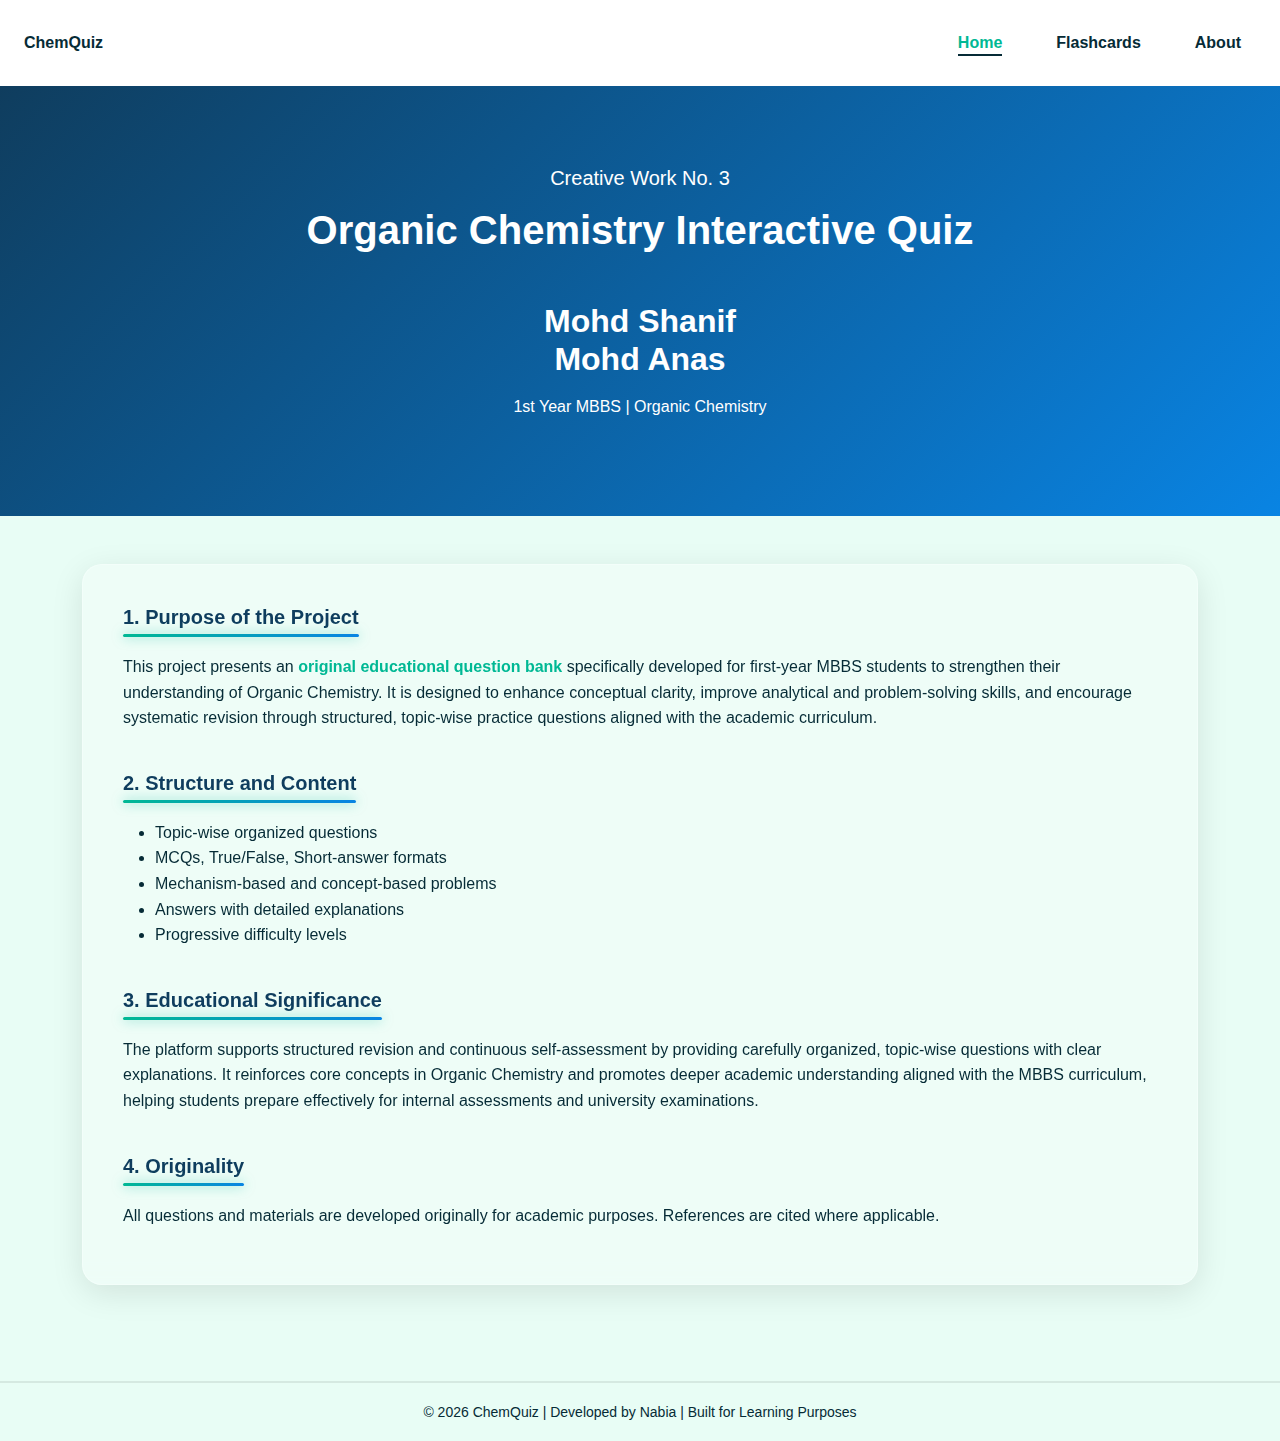
<file: about.html>
<!DOCTYPE html>
<html lang="en">

<head>
    <meta charset="UTF-8">
    <title>About | Organic Chemistry Question Bank</title>
    <meta name="viewport" content="width=device-width, initial-scale=1.0">
<link href="https://cdn.jsdelivr.net/npm/bootstrap@5.3.7/dist/css/bootstrap.min.css" rel="stylesheet">
<link rel="stylesheet" href="css/style.css">
</head>

<body>

    <!-- navbar -->
    <header class="container-fluid px-4">
        <div class="row align-items-center gx-0">
    
            <!-- Logo -->
            <div class="col-6 col-lg-4">
                <p class="m-0 fw-bold">ChemQuiz</p>
            </div>
    
            <!-- Toggle -->
            <div class="col-6 d-lg-none text-end">
                <div class="toggle-btn ms-auto" onclick="myfunction()">
                    <span></span>
                    <span></span>
                    <span></span>
                </div>
            </div>
    
            <!-- Navigation -->
            <nav id="nav" class="col-12 col-lg-8 d-lg-flex justify-content-lg-end mt-3 mt-lg-0">
                <ul class="list-unstyled m-0 p-0 d-lg-flex align-items-lg-center gap-lg-4">
                    <li><a href="index.html" class="active">Home</a></li>
                    <li><a href="flashcards.html">Flashcards</a></li>
                    <li><a href="about.html">About</a></li>
                </ul>
            </nav>
    
        </div>
    </header>
    <!-- navbar -->

<!-- Header -->
<section class="header-section">
    <div class="container">
        <h5 class="fw-light">Creative Work No. 3</h5>
        <h1 class="fw-bold mt-3">Organic Chemistry Interactive Quiz</h1>
        <h2 class="mt-5">
            <strong>Mohd Shanif</strong> <br>
            <strong>Mohd Anas</strong>
        </h2>
        <p class="mt-3">
            1st Year MBBS | Organic Chemistry
        </p>
    </div>
</section>

<!-- Content -->
<section class="py-5">
    <div class="container">
        <div class="glass-card">

            <h5 class="section-titl">1. Purpose of the Project</h5>
            <p>
                This project presents an <span class="highlight">original educational question bank</span>
                specifically developed for first-year MBBS students to strengthen their understanding of Organic Chemistry.
                It is designed to enhance conceptual clarity, improve analytical and problem-solving skills,
                and encourage systematic revision through structured, topic-wise practice questions aligned with the academic
                curriculum.
            </p>

            <h5 class="section-titl mt-4">2. Structure and Content</h5>
            <ul>
                <li>Topic-wise organized questions</li>
                <li>MCQs, True/False, Short-answer formats</li>
                <li>Mechanism-based and concept-based problems</li>
                <li>Answers with detailed explanations</li>
                <li>Progressive difficulty levels</li>
            </ul>

            <h5 class="section-titl mt-4">3. Educational Significance</h5>
            <p>
                The platform supports structured revision and continuous self-assessment by providing carefully organized, topic-wise
                questions with clear explanations. It reinforces core concepts in Organic Chemistry and promotes deeper academic
                understanding aligned with the MBBS curriculum, helping students prepare effectively for internal assessments and
                university examinations.
            </p>

            <h5 class="section-titl mt-4">4. Originality</h5>
            <p>
                All questions and materials are developed originally for academic purposes.
                References are cited where applicable.
            </p>

        </div>
    </div>
</section>

    <!-- Footer -->
    <footer class="simple-footer py-3 mt-5">
        <div class="container text-center">
            <small class="footer-text">
                © 2026 ChemQuiz | Developed by Nabia | Built for Learning Purposes
            </small>
        </div>
    </footer>
    
    <!-- Footer -->


</body>

</html>
</file>
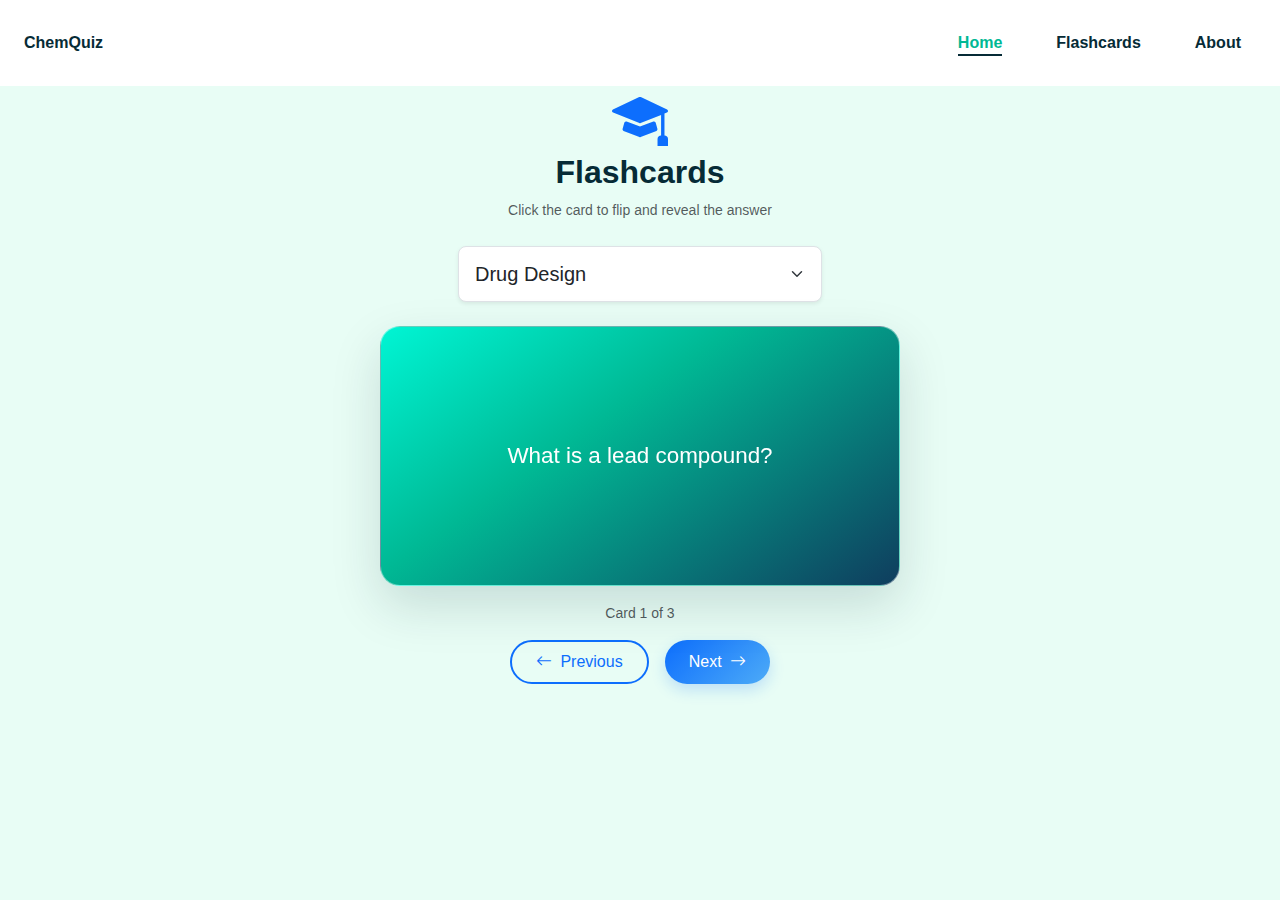
<file: flashcards.html>
<!DOCTYPE html>
<html lang="en">

<head>
    <meta charset="UTF-8">
    <title>Chemistry Flashcards</title>
    <link href="https://cdn.jsdelivr.net/npm/bootstrap@5.3.7/dist/css/bootstrap.min.css" rel="stylesheet">
    <link rel="stylesheet" href="https://cdn.jsdelivr.net/npm/bootstrap-icons@1.11.1/font/bootstrap-icons.css">
    <link rel="stylesheet" href="css/style.css">
    
</head>

<body>

    <!-- navbar -->
    <header class="container-fluid px-4">
        <div class="row align-items-center gx-0">
    
            <!-- Logo -->
            <div class="col-6 col-lg-4">
                <p class="m-0 fw-bold">ChemQuiz</p>
            </div>
    
            <!-- Toggle -->
            <div class="col-6 d-lg-none text-end">
                <div class="toggle-btn ms-auto" onclick="myfunction()">
                    <span></span>
                    <span></span>
                    <span></span>
                </div>
            </div>
    
            <!-- Navigation -->
            <nav id="nav" class="col-12 col-lg-8 d-lg-flex justify-content-lg-end mt-3 mt-lg-0">
                <ul class="list-unstyled m-0 p-0 d-lg-flex align-items-lg-center gap-lg-4">
                    <li><a href="index.html" class="active">Home</a></li>
                    <li><a href="flashcards.html">Flashcards</a></li>
                    <li><a href="about.html">About</a></li>
                </ul>
            </nav>
    
        </div>
    </header>
    <!-- navbar -->

    <div class="container">
        <div class="row justify-content-center">
            <div class="col-lg-6 col-md-8 col-12 text-center">
    
            <!-- Icon + Title -->
            <div class="mb-4">
                <i class="bi bi-mortarboard-fill display-4 mb-2 theme-icon"></i>
                <h2 class="fw-bold">Flashcards</h2>
                <p class="text-muted small">Click the card to flip and reveal the answer</p>
            </div>
    
            <!-- Topic Selector -->
            <div class="col-md-8 mx-auto mb-4 dropdown-wrapper">
                <select id="topicSelect" class="form-select form-select-lg rounded-3 shadow-sm">
                    <option value="drugDesign">Drug Design</option>
                    <option value="functionalGroups">Functional Groups</option>
                    <option value="antibiotics">Antibiotics & Antivirals</option>
                    <option value="biomolecules">Biomolecules in Therapy</option>
                </select>
            </div>
    
            <!-- Flashcard -->
            <div class="flashcard mx-auto mb-3" onclick="flipCard()">
                <div class="card-inner">
                    <div class="card-front" id="card-front"></div>
                    <div class="card-back" id="card-back"></div>
                </div>
            </div>
    
            <!-- Counter -->
            <p class="text-muted small mb-3" id="card-counter"></p>
    
            <!-- Buttons -->
            <div class="mt-3 d-flex justify-content-center gap-3">
                <button class="btn custom-outline-btn px-4 py-2" onclick="prevCard()">
                    <i class="bi bi-arrow-left me-1"></i> Previous
                </button>
            
                <button class="btn custom-primary-btn px-4 py-2" onclick="nextCard()">
                    Next <i class="bi bi-arrow-right ms-1"></i>
                </button>
            </div>
    
           </div>
      </div>
    </div>

    <!-- Flashcard Data -->
    <script>
        const allFlashcards = {

            drugDesign: [
                { question: "What is a lead compound?", answer: "A molecule with promising biological activity used as a starting point in drug development." },
                { question: "What is SAR?", answer: "Structure-Activity Relationship studies that link chemical structure to biological activity." },
                { question: "What is molecular docking?", answer: "A computational method to predict how a drug binds to its target protein." }
            ],

            functionalGroups: [
                { question: "What does an -OH group enable?", answer: "Hydrogen bonding and increased solubility." },
                { question: "Why are amines important in drugs?", answer: "They form ionic interactions with receptors." },
                { question: "What does halogen substitution improve?", answer: "Metabolic stability and potency." }
            ],

            antibiotics: [
                { question: "What do antibiotics target?", answer: "Bacterial cells." },
                { question: "What does penicillin inhibit?", answer: "Bacterial cell wall synthesis." },
                { question: "What causes antibiotic resistance?", answer: "Genetic mutations in bacteria." }
            ],

            biomolecules: [
                { question: "What are biologics?", answer: "Protein-based therapeutic drugs derived from living organisms." },
                { question: "What does insulin regulate?", answer: "Blood glucose levels." },
                { question: "What is CRISPR used for?", answer: "Gene editing in modern therapy." }
            ]

        };
    </script>

    <script src="js/flashcards.js"></script>
    <script src="js/script.js"></script>

</body>

</html>
</file>
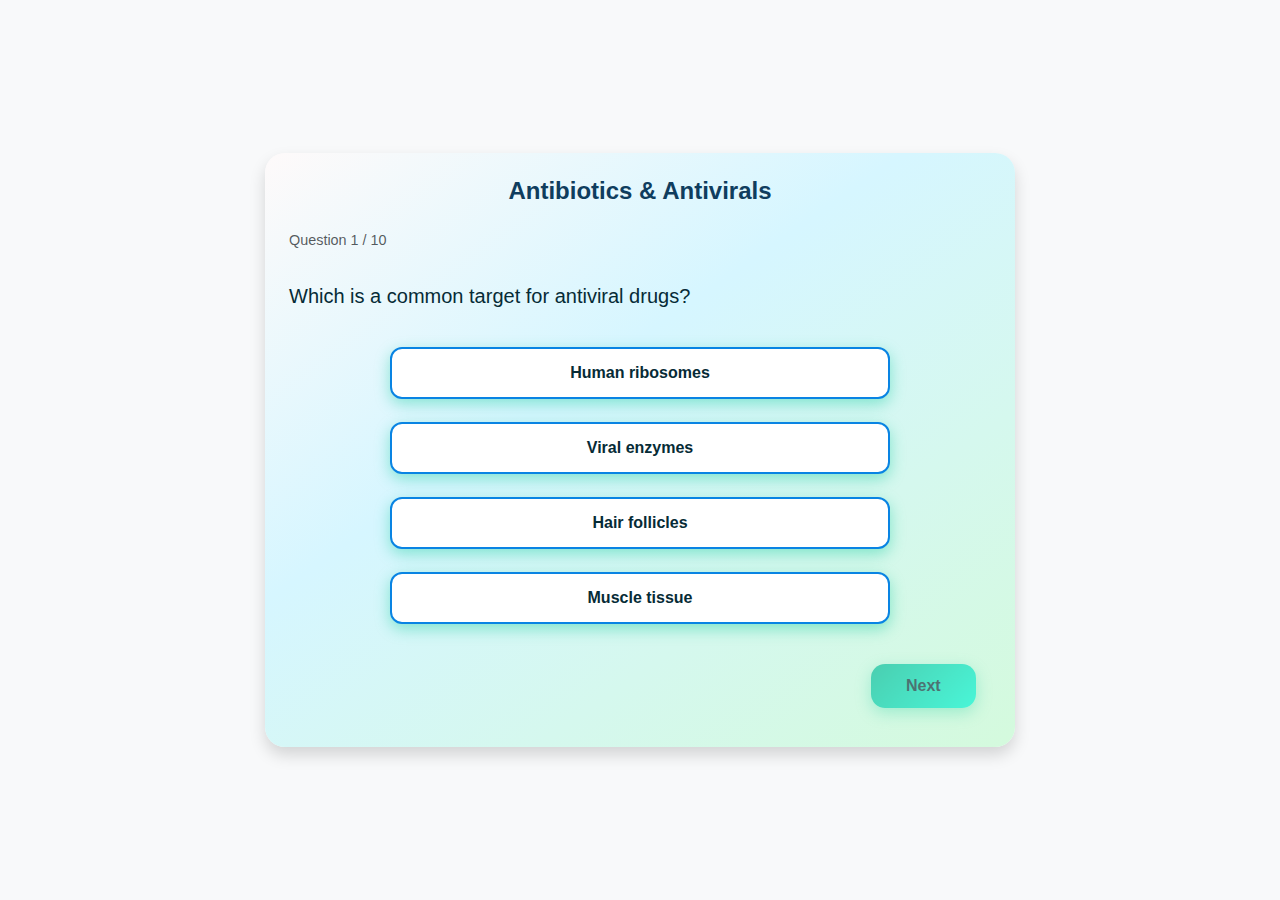
<file: quiz-antibiotics.html>
<!DOCTYPE html>
<html lang="en">

<head>
    <title>Chemistry Quiz</title>
    <link href="https://cdn.jsdelivr.net/npm/bootstrap@5.3.2/dist/css/bootstrap.min.css" rel="stylesheet">
    <link rel="stylesheet" href="css/style.css">
</head>

<body class="bg-light">

    <div class="container-fluid d-flex justify-content-center align-items-center min-vh-100 px-3">
        <div class="card shadow p-4">

            <!-- Header -->
            <div class="mb-3 text-center">
                <h4 id="topicTitle">Antibiotics & Antivirals</h4>
            </div>

            <!-- Progress -->
            <p id="progress" class="text-muted"></p>

            <!-- Question -->
            <h5 id="question" class="mt-3"></h5>

            <!-- Options -->
            <div id="options" class="mt-3"></div>

            <!-- Explanation / Feedback -->
            <div id="feedback" class="mt-3"></div>

            <!-- Next Button -->
            <div class="text-end">
                <button id="nextBtn" class="btn btn-primary mt-3" disabled>
                    Next
                </button>
            </div>

        </div>
    </div>

    <script>
        const questions = [
                {
                    question: "Antibiotics primarily target:",
                    options: ["Human DNA", "Viruses", "Bacterial cells", "Fungi only"],
                    answer: 2,
                    explanation: "Antibiotics are designed to inhibit or kill bacteria."
                },
                {
                    question: "Penicillin works by inhibiting:",
                    options: ["Protein synthesis", "Cell wall synthesis", "DNA replication in humans", "Vitamin absorption"],
                    answer: 1,
                    explanation: "Penicillin blocks bacterial cell wall synthesis, leading to cell death."
                },
                {
                    question: "Antiviral drugs differ from antibiotics because they:",
                    options: ["Kill all microbes", "Destroy red blood cells", "Work only in water", "Target viral replication processes"],
                    answer: 3,
                    explanation: "Antivirals inhibit viral replication without harming host cells."
                },
                {
                    question: "Resistance to antibiotics occurs due to:",
                    options: ["Genetic mutations in bacteria", "Proper dosage", "Low temperature", "Sunlight exposure"],
                    answer: 0,
                    explanation: "Bacterial mutations can make antibiotics less effective."
                },
                {
                    question: "Which is a common target for antiviral drugs?",
                    options: ["Human ribosomes", "Viral enzymes", "Hair follicles", "Muscle tissue"],
                    answer: 1,
                    explanation: "Antivirals often target viral enzymes like reverse transcriptase."
                },
                {
                    question: "Broad-spectrum antibiotics act against:",
                    options: ["Only viruses", "Only fungi", "A wide range of bacteria", "Only gram-positive bacteria"],
                    answer: 2,
                    explanation: "Broad-spectrum antibiotics work against multiple bacterial types."
                },
                {
                    question: "Beta-lactam antibiotics contain which ring?",
                    options: ["Benzene ring", "Beta-lactam ring", "Cyclohexane ring", "Pyridine ring"],
                    answer: 1,
                    explanation: "The beta-lactam ring is essential for antibacterial activity."
                },
                {
                    question: "Antiviral drugs for HIV often inhibit:",
                    options: ["Reverse transcriptase", "Hemoglobin", "Insulin", "Collagen"],
                    answer: 0,
                    explanation: "HIV drugs target reverse transcriptase to block viral replication."
                },
                {
                    question: 
                    "Misuse of antibiotics can lead to:",
                    options: 
                    ["Improved immunity", "Viral mutation", "Faster healing always", "Antibiotic resistance"],
                    answer: 3,
                    explanation: "Improper use promotes resistant bacterial strains."
                },
                {
                    question: 
                    "Selective toxicity means:",
                    options: 
                    ["Drug harms only host cells", "Drug targets microbes without harming host", "Drug is colorless", "Drug is radioactive"],
                    answer: 1,
                    explanation: "Selective toxicity ensures microbes are targeted while host cells remain safe."
                }
            ];
    </script>

    <script src="js/quiz.js"></script>
</body>

</html>
</file>
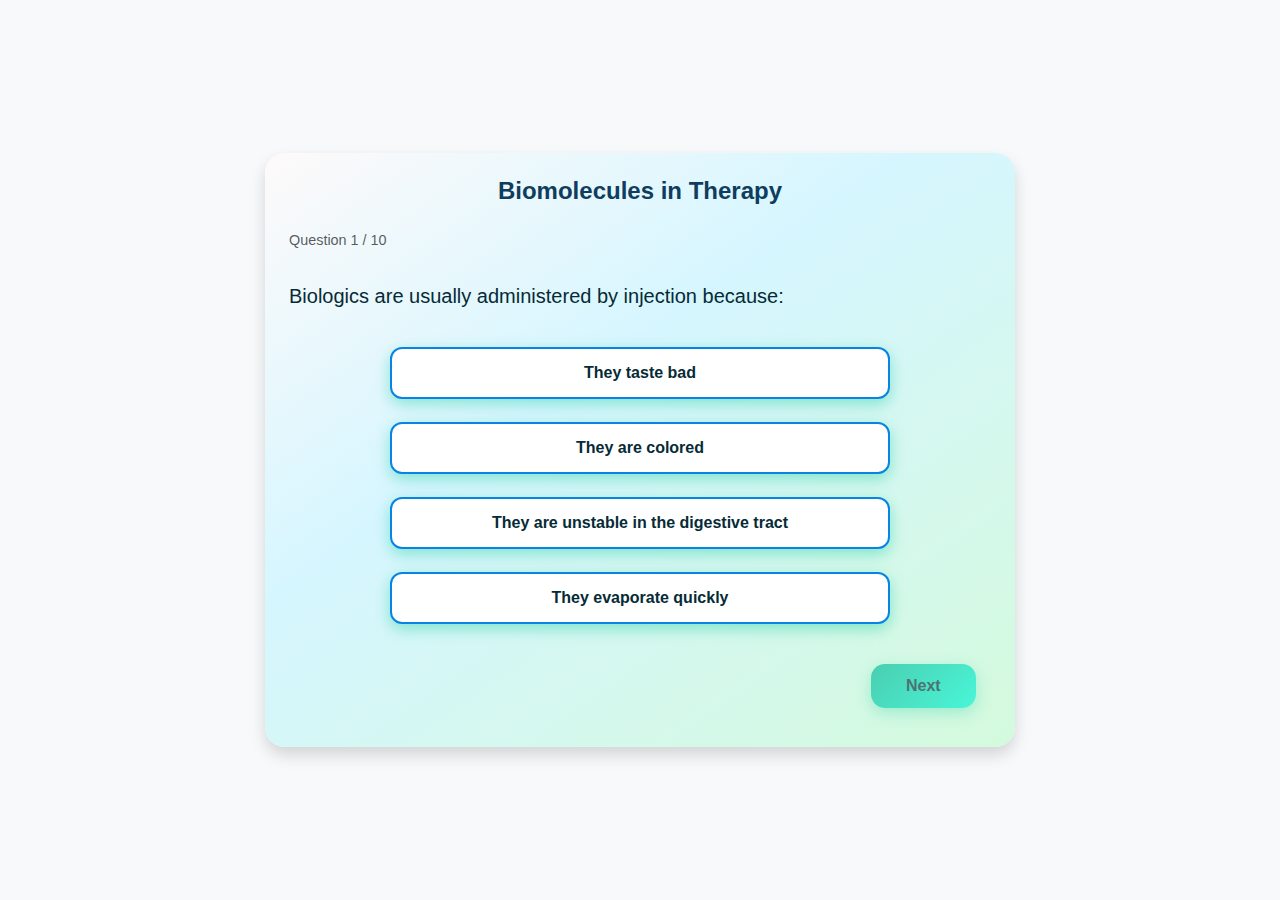
<file: quiz-biomolecules-therapy.html>
<!DOCTYPE html>
<html lang="en">

<head>
    <title>Chemistry Quiz</title>
    <link href="https://cdn.jsdelivr.net/npm/bootstrap@5.3.2/dist/css/bootstrap.min.css" rel="stylesheet">
    <link rel="stylesheet" href="css/style.css">
</head>

<body class="bg-light">

    <div class="container-fluid d-flex justify-content-center align-items-center min-vh-100 px-3">
        <div class="card shadow p-4">

            <!-- Header -->
            <div class="mb-3 text-center">
                <h4 id="topicTitle">Biomolecules in Therapy</h4>
            </div>

            <!-- Progress -->
            <p id="progress" class="text-muted"></p>

            <!-- Question -->
            <h5 id="question" class="mt-3"></h5>

            <!-- Options -->
            <div id="options" class="mt-3"></div>

            <!-- Explanation / Feedback -->
            <div id="feedback" class="mt-3"></div>

            <!-- Next Button -->
            <div class="text-end">
                <button id="nextBtn" class="btn btn-primary mt-3" disabled>
                    Next
                </button>
            </div>

        </div>
    </div>

    <script>
        const questions = [
                {
                    question:
                     "Proteins used as drugs are often called:",
                    options: 
                    ["Steroids", "Biologics", "Alkanes", "Metals"],
                    answer: 1,
                    explanation: "Biologics are therapeutic proteins derived from living organisms."
                },
                {
                    question: 
                    "Insulin therapy is used to treat:",
                    options:
                     ["Hypertension", "Cancer", "Diabetes", "Influenza"],
                    answer: 2,
                    explanation: "Insulin regulates blood glucose levels in diabetic patients."
                },
                {
                    question: 
                    "Monoclonal antibodies are designed to:",
                    options: 
                    ["Bind specific antigens", "Kill all cells", "Increase cholesterol", "Digest proteins"],
                    answer: 0,
                    explanation: "Monoclonal antibodies target specific antigens in diseases."
                },
                {
                    question: 
                    "Enzyme replacement therapy is used when:",
                    options: 
                    ["Body lacks a specific enzyme", "Body produces excess oxygen", "Virus infects cells", "Temperature rises"],
                    answer: 0,
                    explanation: "It replaces deficient enzymes in certain genetic disorders."
                },
                {
                    question: 
                    "Vaccines work by:",
                    options: 
                    ["Directly killing viruses", "Stimulating immune response", "Increasing sugar levels", "Blocking digestion"],
                    answer: 1,
                    explanation: "Vaccines activate the immune system to recognize pathogens."
                },
                {
                    question: 
                    "DNA-based therapies aim to:",
                    options:
                     ["Modify genetic material", "Increase fat storage", "Reduce sunlight exposure", "Color cells"],
                    answer: 0,
                    explanation: "Gene therapy modifies or replaces faulty genes."
                },
                {
                    question: 
                    "Peptide drugs are made of:",
                    options: 
                    ["Sugars", "Minerals", "Lipids", "Amino acids"],
                    answer: 3,
                    explanation: "Peptides consist of amino acid chains."
                },
                {
                    question: 
                    "Biologics are usually administered by injection because:",
                    options: 
                    ["They taste bad", "They are colored", "They are unstable in the digestive tract", "They evaporate quickly"],
                    answer: 2,
                    explanation: "Proteins degrade in the digestive system, so injections are preferred."
                },
                {
                    question: 
                    "CRISPR technology is associated with:",
                    options: 
                    ["Gene editing", "Metal extraction", "Food coloring", "Photosynthesis"],
                    answer: 0,
                    explanation: "CRISPR is a gene-editing technology used in modern therapy."
                },
                {
                    question: 
                    "Therapeutic vaccines are designed to:",
                    options:
                     ["Prevent only", "Treat existing diseases", "Increase appetite", "Reduce temperature"],
                    answer: 1,
                    explanation: "Therapeutic vaccines help treat diseases like cancer."
                }
            ];
    </script>

    <script src="js/quiz.js"></script>
</body>

</html>
</file>
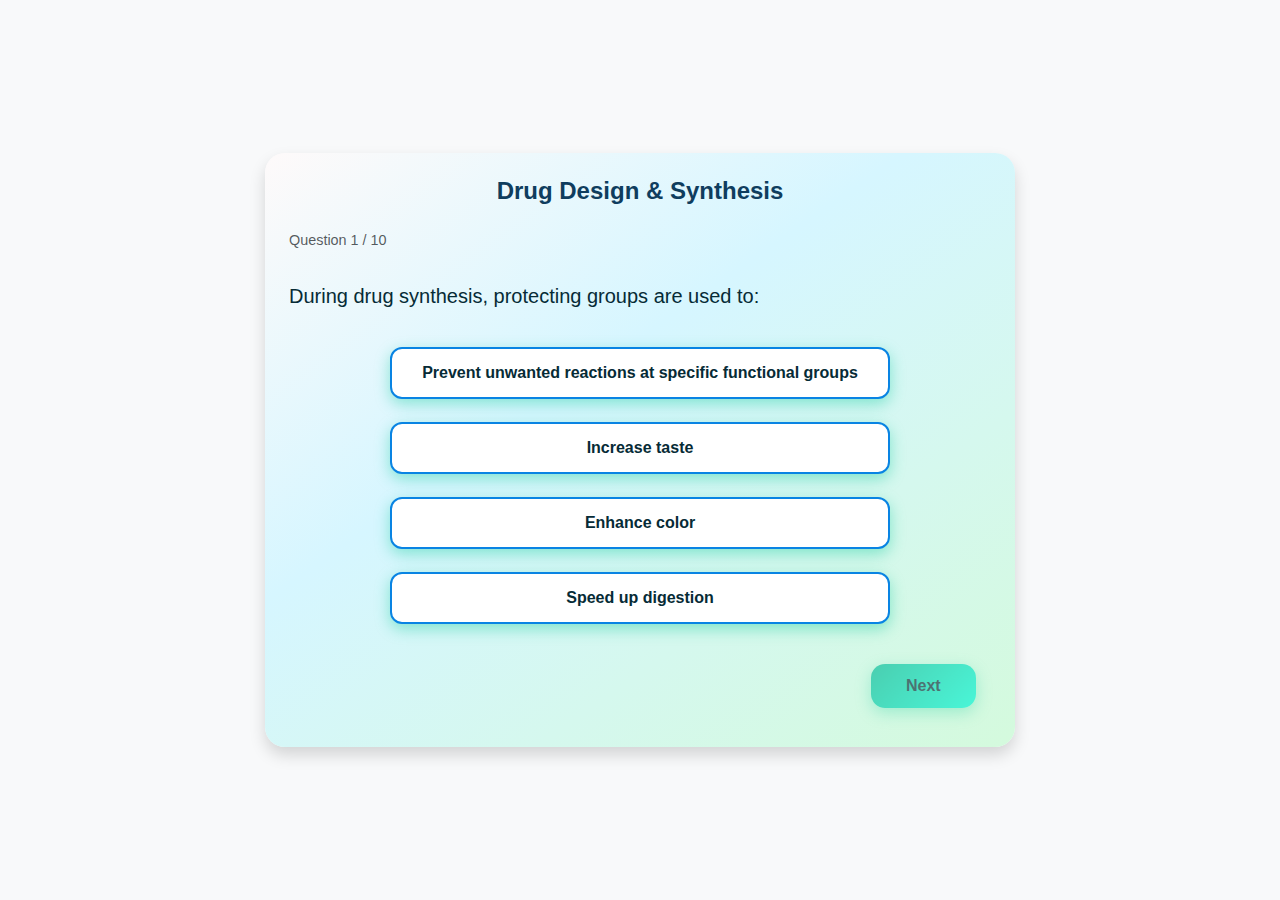
<file: quiz-drug-design.html>
<!DOCTYPE html>
<html lang="en">

<head>
    <title>Chemistry Quiz</title>
    <link href="https://cdn.jsdelivr.net/npm/bootstrap@5.3.2/dist/css/bootstrap.min.css" rel="stylesheet">
    <link rel="stylesheet" href="css/style.css">
</head>

<body class="bg-light">

    <div class="container-fluid d-flex justify-content-center align-items-center min-vh-100 px-3">
        <div class="card shadow p-4">

            <!-- Header -->
            <div class="mb-3 text-center">
                <h4 id="topicTitle">Drug Design & Synthesis</h4>
            </div>

            <!-- Progress -->
            <p id="progress" class="text-muted"></p>

            <!-- Question -->
            <h5 id="question" class="mt-3"></h5>

            <!-- Options -->
            <div id="options" class="mt-3"></div>

            <!-- Explanation / Feedback -->
            <div id="feedback" class="mt-3"></div>

            <!-- Next Button -->
            <div class="text-end">
                <button id="nextBtn" class="btn btn-primary mt-3" disabled>
                    Next
                </button>
            </div>

        </div>
    </div>

    <script>
        // questions set
            const questions = [
                    {
                        question: "What is the primary goal of drug design?",
                        options: [
                            "To increase chemical reactions",
                            "To create molecules that selectively interact with biological targets",
                            "To reduce laboratory costs",
                            "To make drugs colorful"
                        ],
                        answer: 1,
                        explanation:
                            "Drug design focuses on creating molecules that selectively bind to biological targets like enzymes or receptors, improving effectiveness and reducing side effects."
                    },
                    {
                        question: "Which of the following is usually the biological target in rational drug design?",
                        options: [
                            "Lipids",
                            "Carbohydrates",
                            "Proteins (enzymes or receptors)",
                            "Vitamins"
                        ],
                        answer: 2,
                        explanation:
                            "Most drugs act on proteins such as enzymes or receptors because these regulate key physiological processes in the body."
                    },
                    {
                        question: "Structure-Activity Relationship (SAR) studies help to:",
                        options: [
                            "Determine drug color",
                            "Understand how chemical structure affects biological activity",
                            "Increase drug price",
                            "Stabilize laboratory equipment"
                        ],
                        answer: 1,
                        explanation:
                            "SAR studies examine how modifications in chemical structure influence biological activity, helping optimize potency and reduce toxicity."
                    },
                    {
                        question: "A lead compound in drug development refers to:",
                        options: [
                            "A toxic compound",
                            "A compound used in metal industries",
                            "A starting molecule with desired biological activity",
                            "A finished marketed drug"
                        ],
                        answer: 2,
                        explanation:
                            "A lead compound is an initial molecule that shows promising activity and is further optimized to improve its therapeutic properties."
                    },
                    {
                        question: "Which process modifies a lead compound to improve potency and reduce side effects?",
                        options: [
                            "Optimization",
                            "Fermentation",
                            "Distillation",
                            "Crystallization"
                        ],
                        answer: 0,
                        explanation:
                            "Optimization involves structural modification of the lead compound to enhance efficacy, selectivity, and pharmacokinetic properties."
                    },
                    {
                        question: "Bioisosteres are used in drug design to:",
                        options: [
                            "Increase toxicity",
                            "Reduce molecular weight randomly",
                            "Change drug color",
                            "Replace functional groups with similar properties to improve activity"
                        ],
                        answer: 3,
                        explanation:
                            "Bioisosteres are chemically similar groups that replace parts of a molecule to enhance activity or reduce toxicity without losing function."
                    },
                    {
                        question: "Which technique helps in designing drugs using computer modeling?",
                        options: [
                            "Titration",
                            "Molecular docking",
                            "Filtration",
                            "Chromatography"
                        ],
                        answer: 1,
                        explanation:
                            "Molecular docking predicts how a drug molecule fits into its target protein, helping estimate binding affinity and orientation."
                    },
                    {
                        question: "During drug synthesis, protecting groups are used to:",
                        options: [
                            "Prevent unwanted reactions at specific functional groups",
                            "Increase taste",
                            "Enhance color",
                            "Speed up digestion"
                        ],
                        answer: 0,
                        explanation:
                            "Protecting groups temporarily block reactive functional groups during multi-step synthesis to avoid unwanted side reactions."
                    },
                    {
                        question: "Pharmacophore refers to:",
                        options: [
                            "Inactive part of a drug",
                            "The toxic component of a drug",
                            "Essential structural features responsible for biological activity",
                            "The packaging of a drug"
                        ],
                        answer: 2,
                        explanation:
                            "A pharmacophore represents the essential structural features necessary for a drug to interact with its biological target."
                    },
                    {
                        question: "Combinatorial chemistry is important because it:",
                        options: [
                            "Produces one compound at a time",
                            "Generates a large number of compounds for screening",
                            "Reduces laboratory safety",
                            "Eliminates clinical trials"
                        ],
                        answer: 1,
                        explanation:
                            "Combinatorial chemistry rapidly generates multiple related compounds that can be screened to identify potential drug candidates."
                    }
                ];
    </script>

    <!-- quiz logic  -->
    <script src="js/quiz.js"></script>
</body>

</html>
</file>
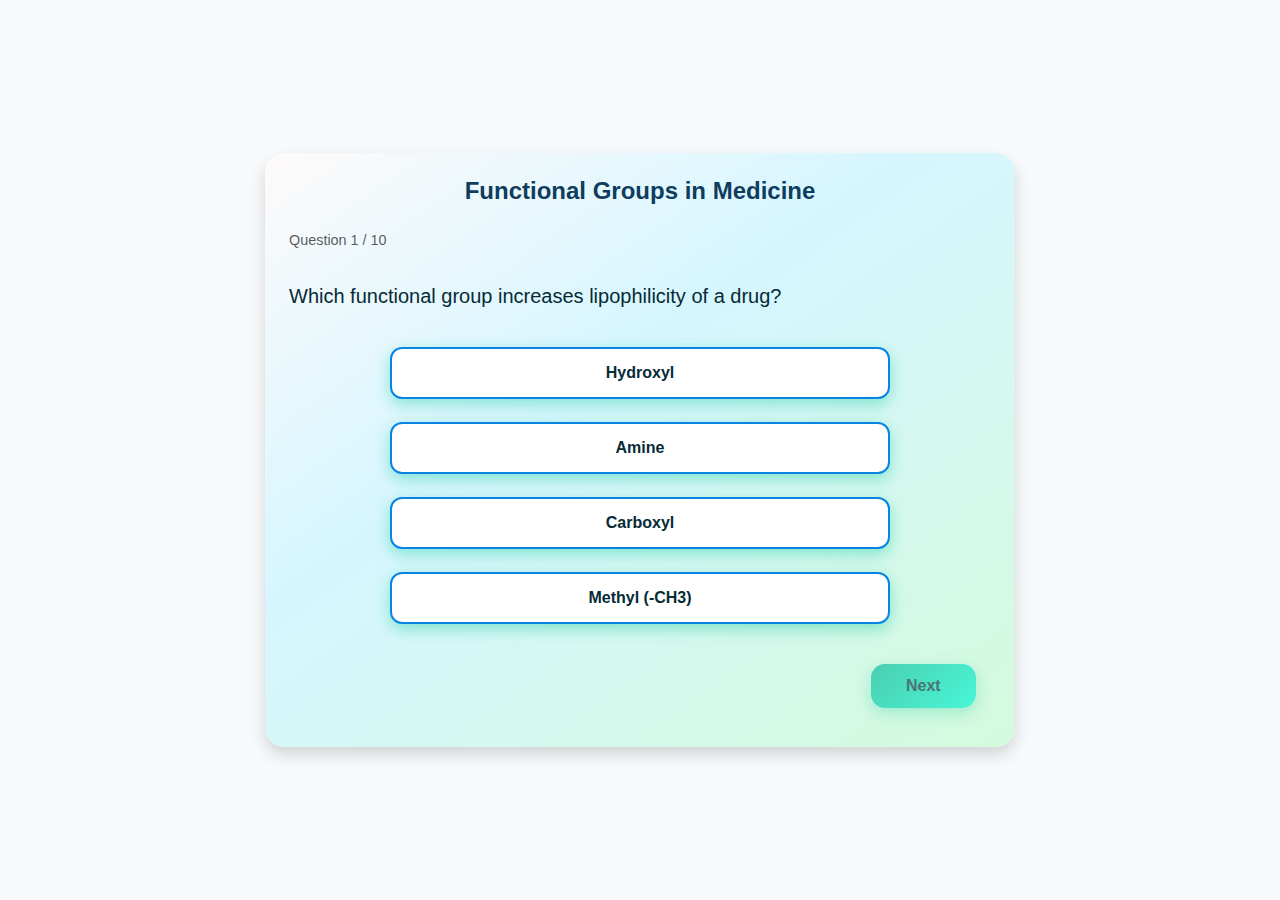
<file: quiz-funtional-groups.html>
<!DOCTYPE html>
<html lang="en">

<head>
    <title>Chemistry Quiz</title>
    <link href="https://cdn.jsdelivr.net/npm/bootstrap@5.3.2/dist/css/bootstrap.min.css" rel="stylesheet">
    <link rel="stylesheet" href="css/style.css">
</head>

<body class="bg-light">

    <div class="container-fluid d-flex justify-content-center align-items-center min-vh-100 px-3">
        <div class="card shadow p-4">

            <!-- Header -->
            <div class="mb-3 text-center">
                <h4 id="topicTitle">Functional Groups in Medicine</h4>
            </div>

            <!-- Progress -->
            <p id="progress" class="text-muted"></p>

            <!-- Question -->
            <h5 id="question" class="mt-3"></h5>

            <!-- Options -->
            <div id="options" class="mt-3"></div>

            <!-- Explanation / Feedback -->
            <div id="feedback" class="mt-3"></div>

            <!-- Next Button -->
            <div class="text-end">
                <button id="nextBtn" class="btn btn-primary mt-3" disabled>
                    Next
                </button>
            </div>

        </div>
    </div>

    <script>
        const questions = [
                {
                    question: "Which functional group is commonly responsible for hydrogen bonding in drugs?",
                    options: ["Alkane", "Alcohol (-OH)", "Alkyl halide", "Alkene"],
                    answer: 1,
                    explanation: "Alcohol groups (-OH) can form hydrogen bonds, improving solubility and interaction with biological targets."
                },
                {
                    question: "The carboxylic acid (-COOH) group often increases a drug’s:",
                    options: ["Acidity and solubility", "Color", "Molecular weight only", "Volatility"],
                    answer: 0,
                    explanation: "Carboxylic acid groups increase acidity and improve water solubility due to ionization."
                },
                {
                    question: "Which functional group is present in many local anesthetics?",
                    options: ["Ester", "Alkane", "Noble gas", "Ether only"],
                    answer: 0,
                    explanation: "Many local anesthetics contain ester groups which influence duration and metabolism."
                },
                {
                    question: "Amines in drugs are important because they:",
                    options: ["Add fragrance", "Interact with biological receptors", "Increase melting point only", "Reduce polarity"],
                    answer: 1,
                    explanation: "Amines can form ionic interactions with receptors, enhancing binding."
                },
                {
                    question: "Amide groups are commonly found in:",
                    options: ["Metals", "Hydrocarbons", "Proteins and peptide drugs", "Inert gases"],
                    answer: 2,
                    explanation: "Amide bonds link amino acids in proteins and are common in many drugs."
                },
                {
                    question: "Which functional group increases lipophilicity of a drug?",
                    options: ["Hydroxyl", "Amine", "Carboxyl", "Methyl (-CH3)"],
                    answer: 3,
                    explanation: "Methyl groups increase hydrophobic character and membrane permeability."
                },
                {
                    question: "Halogen substitution in drugs often:",
                    options: ["Reduces stability", "Increases metabolic stability", "Eliminates activity", "Removes polarity completely"],
                    answer: 1,
                    explanation: "Halogens like fluorine can increase metabolic stability and potency."
                },
                {
                    question: "Ethers in pharmaceutical compounds mainly affect:",
                    options: ["Color only", "Toxic metal binding", "Radioactivity", "Solubility and flexibility"],
                    answer: 3,
                    explanation: "Ethers can improve solubility and influence molecular flexibility."
                },
                {
                    question: "Which group is responsible for acidic behavior in aspirin?",
                    options: ["Carboxylic acid", "Ester", "Amine", "Alkene"],
                    answer: 0,
                    explanation: "Aspirin contains a carboxylic acid group responsible for its acidic nature."
                },
                {
                    question: "Thiol (-SH) groups are important in drugs because they:",
                    options: ["Are completely inert", "Decrease reactivity", "Can form disulfide bonds", "Add sweetness"],
                    answer: 2,
                    explanation: "Thiol groups can form disulfide bonds, important in biological systems."
                }
            ];
    </script>

    <script src="js/quiz.js"></script>
</body>

</html>
</file>
<file: css/style.css>
/* Font Awesome for social icons */
@import url("https://cdnjs.cloudflare.com/ajax/libs/font-awesome/6.5.0/css/all.min.css");

:root {
  --chem-bg: #e8fdf5;
  --chem-blue: #0f3d5e;
  --chem-green: #00b894;
  --chem-neon: #00f5d4;
  --chem-accent: #0984e3;
  --chem-dark: #062b36;
  --chem-white: #ffffff;
}

* {
  margin: 0;
  padding: 0;
  box-sizing: border-box;
}

body {
  line-height: 1.6;
  background-image: url("Images/body.png");
}

/* ===== HEADER ===== */

header {
  position: sticky;
  top: 0;
  z-index: 999;
  background-color: var(--chem-white);
  padding: 20px 40px;
}

header.scrolled {
  box-shadow: 0 4px 10px rgba(0, 0, 0, 0.3);
}

/* Logo */
.logo p {
  margin: 0;
  font-weight: 700;
  font-size: 2rem;
  color: var(--chem-dark);
}

/* ===== TOGGLE BUTTON ===== */

.toggle-btn {
  width: 30px;
  cursor: pointer;
  display: none;
}

.toggle-btn span {
  display: block;
  height: 3px;
  background-color: var(--chem-blue);
  margin: 6px 0;
  border-radius: 2px;
}

/* ===== NAVIGATION ===== */

nav ul li {
  padding: 10px 15px;
}

nav ul li a {
  text-decoration: none;
  color: var(--chem-dark);
  font-weight: 600;
  transition: 0.3s;
}

nav ul li a:hover {
  color: var(--chem-blue);
}

nav ul li a.active {
  color: var(--chem-green);
  border-bottom: 2px solid var(--chem-dark);
  padding-bottom: 3px;
}

/* ===== MOBILE STYLES ===== */

@media (max-width: 991px) {
  header {
    padding: 15px 20px;
  }

  .toggle-btn {
    display: block;
  }

  nav {
    max-height: 0;
    overflow: hidden;
    opacity: 0;
    transition:
      max-height 0.4s ease,
      opacity 0.3s ease;
  }

  nav ul {
    flex-direction: column;
  }

  nav ul li {
    width: 100%;
    text-align: center;
    padding: 12px 0;
    transform: translateY(-10px);
    opacity: 0;
    transition: all 0.3s ease;
  }

  nav.show {
    max-height: 500px; /* big enough to fit links */
    opacity: 1;
  }

  nav.show ul li {
    transform: translateY(0);
    opacity: 1;
  }
}

/* ================= HERO SECTION ================= */

.hero-section {
  min-height: 85vh;
  display: flex;
  align-items: center;
  justify-content: center;
  position: relative;
  overflow: hidden;
  color: var(--chem-blue);

  background: linear-gradient(-45deg, #e8fdf5, #d4f8ff, #c7f9cc, #b2f7ef);
  background-size: 400% 400%;
  animation: gradientMove 12s ease infinite;
}

/* Soft glow overlay effect */
.hero-section::before {
  content: "";
  position: absolute;
  width: 400px;
  height: 400px;
  background: radial-gradient(circle, rgba(0, 245, 212, 0.25), transparent 70%);
  top: -100px;
  right: -100px;
  animation: floatBlob 8s ease-in-out infinite;
  z-index: 0;
}

@keyframes gradientMove {
  0% {
    background-position: 0% 50%;
  }
  50% {
    background-position: 100% 50%;
  }
  100% {
    background-position: 0% 50%;
  }
}

/* Keep content above overlay */
.hero-section .container {
  position: relative;
  z-index: 1;
}

/* Heading Styling */
.hero-section h1 {
  font-size: clamp(2rem, 5vw, 3.2rem);
  font-weight: 700;
  letter-spacing: 1px;
}

/* Highlight Brand Text */
.brand-text {
  color: var(--chem-green);
  text-shadow: 0 0 10px rgba(0, 245, 212, 0.3);
}

/* Paragraph Styling */
.hero-section p {
  max-width: 600px;
  margin: 0 auto;
  color: var(--buttercream);
  font-size: 1.1rem;
}

/* Buttons */
.hero-section .btn-primary {
  background: var(--chem-green);
  border: none;
  color: white;
  font-weight: 600;
  transition: all 0.3s ease;
  border-radius: 30px;
}

.hero-section .btn-primary:hover {
  background: var(--chem-neon);
  color: var(--chem-dark);
  transform: translateY(-4px);
  box-shadow: 0 10px 25px rgba(0, 245, 212, 0.4);
}

.hero-section .btn-outline-light {
  border: 2px solid var(--chem-accent);
  color: var(--chem-accent);
  border-radius: 30px;
  transition: 0.3s;
}

.hero-section .btn-outline-light:hover {
  background: var(--chem-accent);
  color: white;
}

/* ================= ANIMATIONS ================= */

/* Fade + Slide Up */
.hero-section h1,
.hero-section p,
.hero-section .btn {
  opacity: 0;
  transform: translateY(20px);
  animation: fadeUp 0.8s ease forwards;
}

.hero-section p {
  animation-delay: 0.2s;
}

.hero-section .btn {
  animation-delay: 0.4s;
}

@keyframes fadeUp {
  to {
    opacity: 1;
    transform: translateY(0);
  }
}

/* ================= RESPONSIVE ================= */

@media (max-width: 768px) {
  .hero-section {
    padding: 80px 20px;
  }

  .hero-section p {
    font-size: 1rem;
  }
}

/* ================= FLOATING ATOMS ================= */

.atoms {
  position: absolute;
  inset: 0;
  pointer-events: none;
  z-index: 0;
}

.atom {
  position: absolute;
  color: var(--chem-green);
  opacity: 0.15;
  animation: float linear infinite;
}

/* Different sizes + opacity */
.atom1 {
  top: 15%;
  left: 8%;
  font-size: 2rem;
  opacity: 0.15;
  animation-duration: 8s;
}
.atom2 {
  top: 65%;
  left: 12%;
  font-size: 1.5rem;
  opacity: 0.12;
  animation-duration: 10s;
}
.atom3 {
  top: 25%;
  right: 10%;
  font-size: 2.8rem;
  opacity: 0.08;
  animation-duration: 12s;
}
.atom4 {
  bottom: 20%;
  right: 18%;
  font-size: 2rem;
  opacity: 0.18;
  animation-duration: 9s;
}
.atom5 {
  top: 50%;
  left: 30%;
  font-size: 1.8rem;
  opacity: 0.1;
  animation-duration: 11s;
}
.atom6 {
  top: 10%;
  right: 30%;
  font-size: 2.2rem;
  opacity: 0.14;
  animation-duration: 7s;
}
.atom7 {
  bottom: 15%;
  left: 40%;
  font-size: 1.6rem;
  opacity: 0.09;
  animation-duration: 13s;
}
.atom8 {
  top: 35%;
  left: 55%;
  font-size: 2.4rem;
  opacity: 0.11;
  animation-duration: 9s;
}
.atom9 {
  bottom: 25%;
  right: 45%;
  font-size: 1.7rem;
  opacity: 0.13;
  animation-duration: 10s;
}

/* Floating motion */
@keyframes float {
  0% {
    transform: translateY(0px) rotate(0deg);
  }
  50% {
    transform: translateY(-25px) rotate(12deg);
  }
  100% {
    transform: translateY(0px) rotate(0deg);
  }
}

/* ================= TOPICS SECTION ================= */

#topics {
  background: #f8fffe;
}

/* Icon Styling */
.topic-icon {
  font-size: 45px;
  color: #00c896; /* chemistry green */
  margin-bottom: 15px;
  transition: 0.3s ease;
}

.card:hover .topic-icon {
  transform: scale(1.1);
  color: #00ffcc;
}

/* Button */
.card .btn {
  margin: 15px;
  padding: 12px 30px;
  border-radius: 50px;
  font-weight: 600;
  font-size: 16px;
  background: linear-gradient(45deg, #00c896, #0099ff);
  border: none;
  color: white;
  transition: 0.4s ease;
  box-shadow: 0 5px 15px rgba(0, 200, 150, 0.4);
}

.card .btn:hover {
  transform: scale(1.05);
  box-shadow: 0 10px 25px rgba(0, 200, 150, 0.6);
}

/* Card Styling */
.topic-card {
  border-radius: 25px;
  background: rgba(255, 255, 255, 0.75);
  backdrop-filter: blur(15px);
  -webkit-backdrop-filter: blur(15px);
  border: 1px solid rgba(255, 255, 255, 0.4);
  box-shadow: 0 8px 25px rgba(0, 0, 0, 0.08);
  padding: 30px 20px;
  transition: all 0.4s ease;
}

.topic-card:hover {
  transform: translateY(-8px);
  box-shadow: 0 15px 35px rgba(0, 255, 150, 0.25);
}

.section-title {
  position: relative;
  width: fit-content;
  margin: 0 auto;
  color: #0f172a;
  letter-spacing: 1px;
}

/* Underline */
.section-title::after {
  content: "";
  position: absolute;
  left: 50%;
  bottom: -8px;
  transform: translateX(-50%);
  width: 120%;
  height: 3px;
  border-radius: 10px;
  background: linear-gradient(90deg, #00c896, #0099ff);
  box-shadow: 0 0 12px rgba(0, 200, 150, 0.6);
  transition: 0.3s ease;
}

/* Slight hover grow effect */
.section-title:hover::after {
  width: 80%;
}

/* Feature Card */
.feature-card {
  /* background: rgba(255, 255, 255, 0.85); */
  border-radius: 0;
  box-shadow: none;
  transition: 0.3s ease;
}

.feature-bg {
  background: #ffffff;
  border-radius: 40px;
}

/* Subtle vertical divider */
@media (min-width: 768px) {
  .feature-col:not(:last-child) {
    border-right: 2px solid rgba(0, 0, 0, 0.08);
  }
}

/* Icons */
.feature-icon {
  font-size: 40px;
  color: #00c896;
}

/* Subtle hover (optional, very minimal) */
.feature-card:hover {
  background: rgba(255, 255, 255, 1);
}

/* ======= Footer ======== */
.simple-footer {
  border-top: 2px solid rgba(0, 0, 0, 0.08);
  background-color: rgba(0, 0, 0, 0);
}

.footer-text {
  color: var(--chem-dark);
}

/* ======= Quiz CSS ======== */

/* Background */
body {
  background-color: var(--chem-bg);
  font-family: "Segoe UI", sans-serif;
}

/* Main Card Pop Effect */

.card {
  width: 100%;
  max-width: 750px;
  margin: auto;
  padding: 1.8rem;
  border-radius: 20px;
  border: none;

  /* Soft chemistry gradient */
  background: linear-gradient(145deg, #fefafa 0%, #d6f6ff 40%, #d4fadd 100%);

  box-shadow: 0 20px 50px rgba(6, 43, 54, 0.15);
}

/* Extra breathing space on larger screens */
@media (min-width: 768px) {
  .card {
    padding: 2rem 2.5rem;
  }
}

/* .card:hover {
  transform: translateY(-4px);
  box-shadow: 0 30px 70px rgba(6, 43, 54, 0.2);
} */

/* Title */
#topicTitle {
  color: var(--chem-blue);
  font-weight: 600;
}

/* Progress Text */
#progress {
  color: var(--chem-dark);
  font-size: 0.9rem;
}

/* Question */
#question {
  font-weight: 500;
  color: var(--chem-dark);
}

/* Option Buttons */
#options {
  display: flex;
  flex-direction: column;
  align-items: center;
}

#options button {
  width: 85%;
  max-width: 500px;
  border-radius: 12px;
  border: 2px solid var(--chem-accent);
  background: var(--chem-white);
  color: var(--chem-dark);
  transition: all 0.3s ease;
}

#options button:hover {
  background: var(--chem-neon);
  color: var(--chem-dark);
  transform: translateY(-2px);
  box-shadow: 0 5px 15px rgba(0, 245, 212, 0.3);
}

/* Correct Answer */
.btn-success {
  background-color: var(--chem-green) !important;
  border: none !important;
  color: var(--chem-white) !important;
}

/* Wrong Answer */
.btn-danger {
  background-color: #ff5656 !important;
  border: none !important;
  color: var(--chem-white) !important;
}

/* Explanation Box */
#feedback .card,
#feedback div {
  border-radius: 15px;
  border-left: 5px solid var(--chem-green);
  background-color: #f4fffc;
}

/* Next Button */
#nextBtn {
  width: 15%;
  background: linear-gradient(135deg, var(--chem-green), var(--chem-neon));
  color: var(--chem-dark);
  font-weight: 600;
  border: none;
  border-radius: 14px;
  padding: 10px 25px;
  transition: all 0.3s ease;
}

#nextBtn:hover {
  transform: scale(1.05);
  box-shadow: 0 10px 25px rgba(0, 184, 148, 0.4);
}

/* Responsive Improvements */
@media (max-width: 768px) {
  .container {
    padding: 15px;
  }

  .card {
    padding: 20px !important;
  }

  #question {
    font-size: 1rem;
  }

  #options button {
    font-size: 0.9rem;
    padding: 10px;
  }

  #nextBtn {
    width: 100%;
  }
}

/* ===== Flashcards ===== */
body {
  background: var(--chem-bg);
  min-height: 100vh;
  font-family: "Segoe UI", sans-serif;
}

/* Title icon color = quiz primary */
.theme-icon {
  color: #0d6efd;
}

/* Dropdown styling */
.form-select {
  border: 1px solid #ced4da;
  transition: 0.3s ease;
}

.form-select:focus {
  border-color: #0d6efd;
  box-shadow: 0 0 8px rgba(13, 110, 253, 0.25);
}

/* Flashcard Container */
.flashcard {
  width: 100%;
  max-width: 520px;
  height: 260px;
  perspective: 1000px;
  cursor: pointer;
  margin: 0 auto;
}

.card-inner {
  position: relative;
  width: 100%;
  height: 100%;
  transition: transform 0.6s ease;
  transform-style: preserve-3d;
}

.flashcard.flipped .card-inner {
  transform: rotateY(180deg);
}

.card-front,
.card-back {
  position: absolute;
  width: 100%;
  height: 100%;
  border-radius: 20px;

  /* THEME GRADIENT */
  background: linear-gradient(
    145deg,
    var(--chem-neon) 0%,
    var(--chem-green) 40%,
    var(--chem-blue) 100%
  );

  backdrop-filter: blur(14px);
  -webkit-backdrop-filter: blur(14px);

  border: 1px solid rgba(255, 255, 255, 0.4);
  box-shadow: 0 20px 50px rgba(6, 43, 54, 0.15);

  display: flex;
  justify-content: center;
  align-items: center;
  padding: 30px;

  font-size: 1.4rem;
  font-weight: 500;
  text-align: center;
  color: #ffffff;

  backface-visibility: hidden;
}

.card-back {
  transform: rotateY(180deg);
}

.flashcard:hover {
  transform: translateY(-6px);
  transition: 0.3s ease;
}

/* Button theme consistency */
.btn-primary {
  font-weight: 500;
}

.btn-outline-dark:hover {
  background-color: #212529;
  color: #fff;
}

/* Dropdown Wrapper spacing */
.dropdown-wrapper {
  max-width: 500px;
}

/* Base Dropdown Styling */
.form-select {
  border: 1.5px solid #dee2e6;
  background-color: #ffffff;
  padding: 12px 16px;
  font-weight: 500;
  transition: all 0.3s ease;
}

/* Hover Effect */
.form-select:hover {
  border-color: #0d6efd;
}

/* Focus Effect (Theme Blue Glow) */
.form-select:focus {
  border-color: #0d6efd;
  box-shadow: 0 0 10px rgba(13, 110, 253, 0.25);
}

/* Make arrow slightly softer */
.form-select {
  background-position: right 1rem center;
}

/* Primary Button */
.custom-primary-btn {
  background: linear-gradient(135deg, #0d6efd, #4dabf7);
  border: none;
  color: white;
  border-radius: 50px;
  font-weight: 500;
  transition: all 0.3s ease;
  box-shadow: 0 6px 15px rgba(13, 110, 253, 0.2);
}

.custom-primary-btn:hover {
  transform: translateY(-3px);
  box-shadow: 0 10px 25px rgba(13, 110, 253, 0.3);
}

/* Outline Button */
.custom-outline-btn {
  border: 2px solid #0d6efd;
  color: #0d6efd;
  background-color: transparent;
  border-radius: 50px;
  font-weight: 500;
  transition: all 0.3s ease;
}

.custom-outline-btn:hover {
  background-color: #0d6efd;
  color: white;
  transform: translateY(-3px);
  box-shadow: 0 8px 20px rgba(13, 110, 253, 0.2);
}

@media (max-width: 768px) {
  .container {
    padding-top: 40px;
    padding-bottom: 40px;
  }

  .flashcard {
    margin: 0 auto;
    width: 90%;
    height: 240px;
  }

  .card-front,
  .card-back {
    font-size: 1rem;
    padding: 20px;
    text-align: center;
  }

  #card-counter {
    text-align: center;
  }
}

/* ======= About Page ======= */
body {
  background: var(--chem-bg);
  font-family: 'Segoe UI', sans-serif;
  color: var(--chem-dark);
}

/* Header */
.header-section {
  background: linear-gradient(135deg, var(--chem-blue), var(--chem-accent));
  color: var(--chem-white);
  padding: 80px 0;
  text-align: center;
}

/* Glass Card */
.glass-card {
  background: rgba(255, 255, 255, 0.25);
  backdrop-filter: blur(12px);
  -webkit-backdrop-filter: blur(12px);
  border-radius: 20px;
  border: 1px solid rgba(255, 255, 255, 0.3);
  padding: 40px;
  box-shadow: 0 8px 32px rgba(0, 0, 0, 0.1);
}

/* Section Title */
.section-titl {
  position: relative;
  display: inline-block;
  color: var(--chem-blue);
  font-weight: 600;
  margin-bottom: 25px;
}

/* Underline */
.section-titl::after {
  content: "";
  position: absolute;
  left: 0;
  bottom: -8px;
  width: 100%;
  height: 3px;
  border-radius: 10px;
  background: linear-gradient(90deg, var(--chem-green), var(--chem-accent));
  box-shadow: 0 0 12px rgba(0, 184, 148, 0.6);
}

.highlight {
  color: var(--chem-green);
  font-weight: 600;
}
</file>
